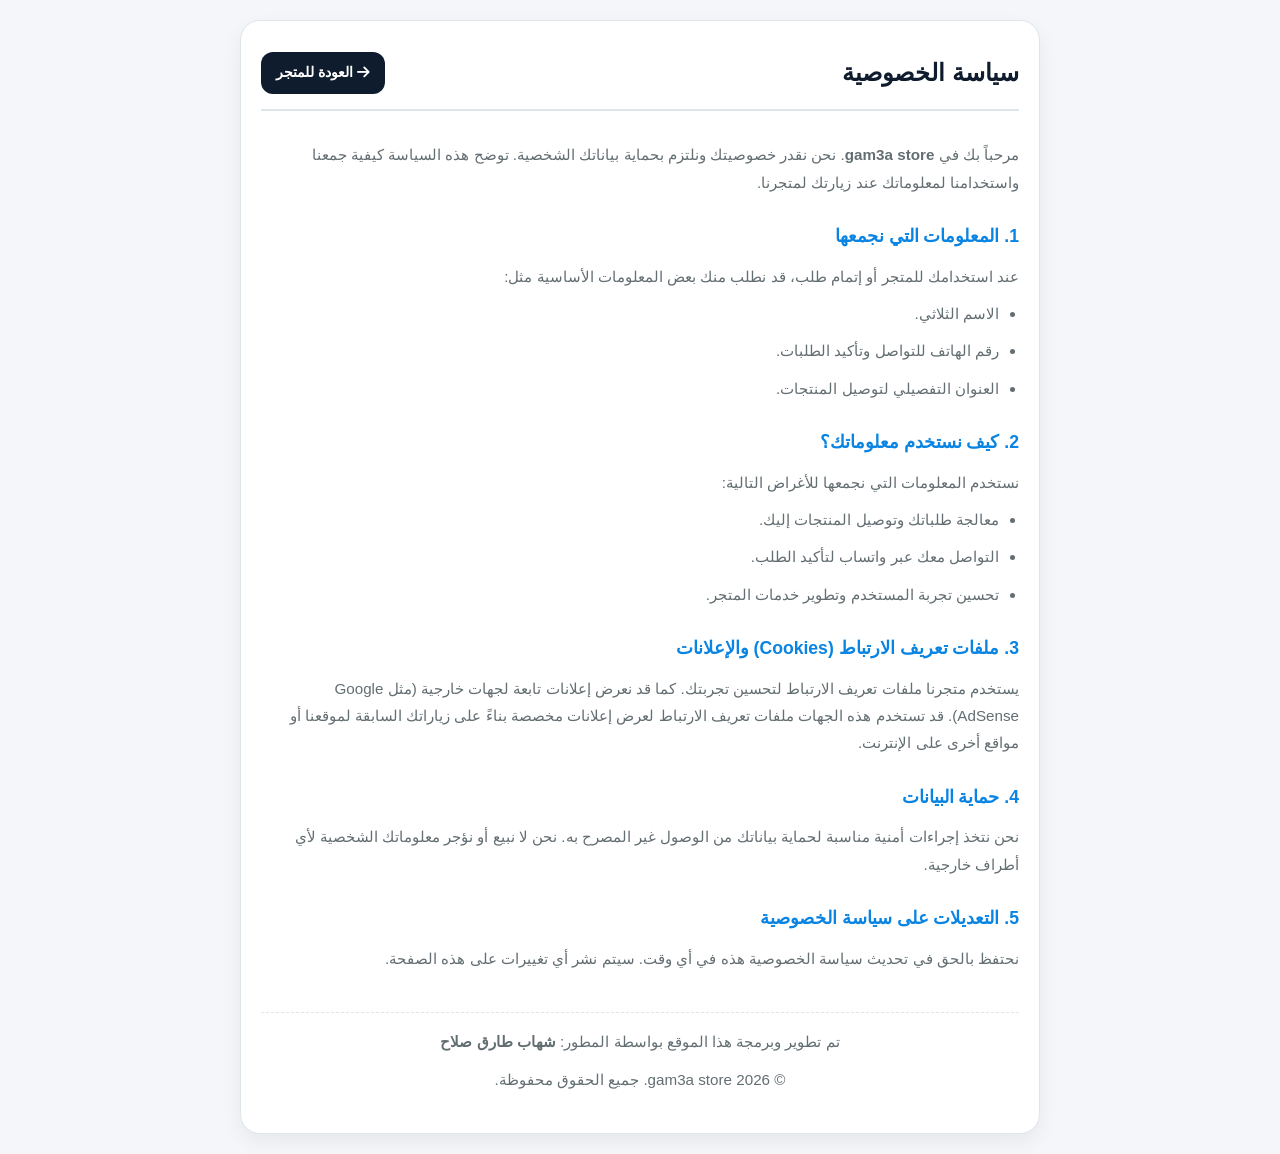
<file: privacy.html>
<!DOCTYPE html>
<html lang="ar" dir="rtl">
<head>
    <meta charset="UTF-8">
    <meta name="viewport" content="width=device-width, initial-scale=1.0">
    <title>سياسة الخصوصية | gam3a store</title>
    <link rel="stylesheet" href="https://cdnjs.cloudflare.com/ajax/libs/font-awesome/6.4.0/css/all.min.css">
    <style>
        :root { --bg-main: #f4f6f9; --bg-surface: #ffffff; --bg-dark-blue: #0f1c2e; --text-dark: #2d3436; --text-muted: #636e72; --border-light: #dfe6e9; --accent: #0984e3; --radius: 20px; --shadow: 0 8px 20px rgba(0,0,0,0.06); }
        * { box-sizing: border-box; margin: 0; padding: 0; font-family: 'Segoe UI', Tahoma, Geneva, Verdana, sans-serif; }
        body { background-color: var(--bg-main); color: var(--text-dark); line-height: 1.8; padding: 20px 15px; }
        .container { max-width: 800px; margin: 0 auto; background: var(--bg-surface); padding: 30px 20px; border-radius: var(--radius); box-shadow: var(--shadow); border: 1px solid var(--border-light); }
        .header-top { display: flex; justify-content: space-between; align-items: center; margin-bottom: 30px; border-bottom: 2px solid var(--border-light); padding-bottom: 15px; }
        .header-top h1 { color: var(--bg-dark-blue); font-size: 1.5rem; }
        .back-btn { text-decoration: none; background: var(--bg-dark-blue); color: #fff; padding: 8px 15px; border-radius: 12px; font-size: 0.9rem; font-weight: bold; transition: 0.3s; }
        .back-btn:hover { background: var(--accent); }
        h2 { color: var(--accent); font-size: 1.1rem; margin-top: 25px; margin-bottom: 10px; }
        p, li { font-size: 0.95rem; color: var(--text-muted); margin-bottom: 10px; }
        ul { margin-right: 20px; }
        .footer-note { margin-top: 40px; text-align: center; font-size: 0.85rem; color: var(--text-muted); border-top: 1px dashed var(--border-light); padding-top: 15px; }
    </style>
</head>
<body>

    <div class="container">
        <div class="header-top">
            <h1>سياسة الخصوصية</h1>
            <a href="index.html" class="back-btn"><i class="fa-solid fa-arrow-right"></i> العودة للمتجر</a>
        </div>

        <p>مرحباً بك في <strong>gam3a store</strong>. نحن نقدر خصوصيتك ونلتزم بحماية بياناتك الشخصية. توضح هذه السياسة كيفية جمعنا واستخدامنا لمعلوماتك عند زيارتك لمتجرنا.</p>

        <h2>1. المعلومات التي نجمعها</h2>
        <p>عند استخدامك للمتجر أو إتمام طلب، قد نطلب منك بعض المعلومات الأساسية مثل:</p>
        <ul>
            <li>الاسم الثلاثي.</li>
            <li>رقم الهاتف للتواصل وتأكيد الطلبات.</li>
            <li>العنوان التفصيلي لتوصيل المنتجات.</li>
        </ul>

        <h2>2. كيف نستخدم معلوماتك؟</h2>
        <p>نستخدم المعلومات التي نجمعها للأغراض التالية:</p>
        <ul>
            <li>معالجة طلباتك وتوصيل المنتجات إليك.</li>
            <li>التواصل معك عبر واتساب لتأكيد الطلب.</li>
            <li>تحسين تجربة المستخدم وتطوير خدمات المتجر.</li>
        </ul>

        <h2>3. ملفات تعريف الارتباط (Cookies) والإعلانات</h2>
        <p>يستخدم متجرنا ملفات تعريف الارتباط لتحسين تجربتك. كما قد نعرض إعلانات تابعة لجهات خارجية (مثل Google AdSense). قد تستخدم هذه الجهات ملفات تعريف الارتباط لعرض إعلانات مخصصة بناءً على زياراتك السابقة لموقعنا أو مواقع أخرى على الإنترنت.</p>

        <h2>4. حماية البيانات</h2>
        <p>نحن نتخذ إجراءات أمنية مناسبة لحماية بياناتك من الوصول غير المصرح به. نحن لا نبيع أو نؤجر معلوماتك الشخصية لأي أطراف خارجية.</p>

        <h2>5. التعديلات على سياسة الخصوصية</h2>
        <p>نحتفظ بالحق في تحديث سياسة الخصوصية هذه في أي وقت. سيتم نشر أي تغييرات على هذه الصفحة.</p>

        <div class="footer-note">
            <p>تم تطوير وبرمجة هذا الموقع بواسطة المطور: <strong>شهاب طارق صلاح</strong></p>
            <p>&copy; 2026 gam3a store. جميع الحقوق محفوظة.</p>
        </div>
    </div>

</body>
</html>
</file>
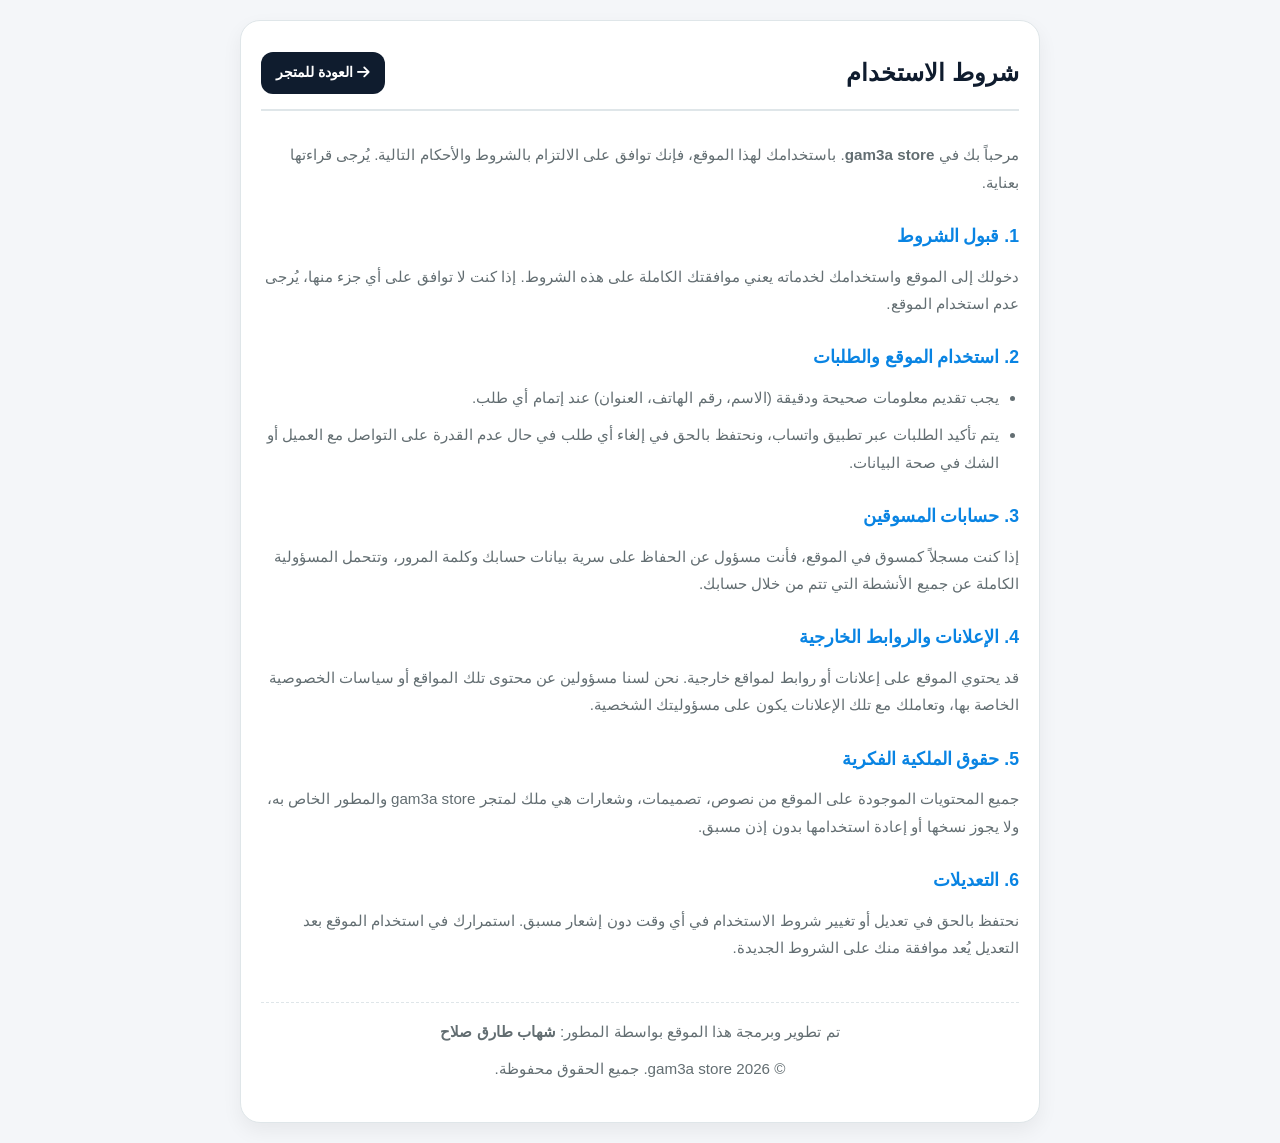
<file: terms.html>
<!DOCTYPE html>
<html lang="ar" dir="rtl">
<head>
    <meta charset="UTF-8">
    <meta name="viewport" content="width=device-width, initial-scale=1.0">
    <title>شروط الاستخدام | gam3a store</title>
    <link rel="stylesheet" href="https://cdnjs.cloudflare.com/ajax/libs/font-awesome/6.4.0/css/all.min.css">
    <style>
        :root { --bg-main: #f4f6f9; --bg-surface: #ffffff; --bg-dark-blue: #0f1c2e; --text-dark: #2d3436; --text-muted: #636e72; --border-light: #dfe6e9; --accent: #0984e3; --radius: 20px; --shadow: 0 8px 20px rgba(0,0,0,0.06); }
        * { box-sizing: border-box; margin: 0; padding: 0; font-family: 'Segoe UI', Tahoma, Geneva, Verdana, sans-serif; }
        body { background-color: var(--bg-main); color: var(--text-dark); line-height: 1.8; padding: 20px 15px; }
        .container { max-width: 800px; margin: 0 auto; background: var(--bg-surface); padding: 30px 20px; border-radius: var(--radius); box-shadow: var(--shadow); border: 1px solid var(--border-light); }
        .header-top { display: flex; justify-content: space-between; align-items: center; margin-bottom: 30px; border-bottom: 2px solid var(--border-light); padding-bottom: 15px; }
        .header-top h1 { color: var(--bg-dark-blue); font-size: 1.5rem; }
        .back-btn { text-decoration: none; background: var(--bg-dark-blue); color: #fff; padding: 8px 15px; border-radius: 12px; font-size: 0.9rem; font-weight: bold; transition: 0.3s; }
        .back-btn:hover { background: var(--accent); }
        h2 { color: var(--accent); font-size: 1.1rem; margin-top: 25px; margin-bottom: 10px; }
        p, li { font-size: 0.95rem; color: var(--text-muted); margin-bottom: 10px; }
        ul { margin-right: 20px; }
        .footer-note { margin-top: 40px; text-align: center; font-size: 0.85rem; color: var(--text-muted); border-top: 1px dashed var(--border-light); padding-top: 15px; }
    </style>
</head>
<body>

    <div class="container">
        <div class="header-top">
            <h1>شروط الاستخدام</h1>
            <a href="index.html" class="back-btn"><i class="fa-solid fa-arrow-right"></i> العودة للمتجر</a>
        </div>

        <p>مرحباً بك في <strong>gam3a store</strong>. باستخدامك لهذا الموقع، فإنك توافق على الالتزام بالشروط والأحكام التالية. يُرجى قراءتها بعناية.</p>

        <h2>1. قبول الشروط</h2>
        <p>دخولك إلى الموقع واستخدامك لخدماته يعني موافقتك الكاملة على هذه الشروط. إذا كنت لا توافق على أي جزء منها، يُرجى عدم استخدام الموقع.</p>

        <h2>2. استخدام الموقع والطلبات</h2>
        <ul>
            <li>يجب تقديم معلومات صحيحة ودقيقة (الاسم، رقم الهاتف، العنوان) عند إتمام أي طلب.</li>
            <li>يتم تأكيد الطلبات عبر تطبيق واتساب، ونحتفظ بالحق في إلغاء أي طلب في حال عدم القدرة على التواصل مع العميل أو الشك في صحة البيانات.</li>
        </ul>

        <h2>3. حسابات المسوقين</h2>
        <p>إذا كنت مسجلاً كمسوق في الموقع، فأنت مسؤول عن الحفاظ على سرية بيانات حسابك وكلمة المرور، وتتحمل المسؤولية الكاملة عن جميع الأنشطة التي تتم من خلال حسابك.</p>

        <h2>4. الإعلانات والروابط الخارجية</h2>
        <p>قد يحتوي الموقع على إعلانات أو روابط لمواقع خارجية. نحن لسنا مسؤولين عن محتوى تلك المواقع أو سياسات الخصوصية الخاصة بها، وتعاملك مع تلك الإعلانات يكون على مسؤوليتك الشخصية.</p>

        <h2>5. حقوق الملكية الفكرية</h2>
        <p>جميع المحتويات الموجودة على الموقع من نصوص، تصميمات، وشعارات هي ملك لمتجر gam3a store والمطور الخاص به، ولا يجوز نسخها أو إعادة استخدامها بدون إذن مسبق.</p>

        <h2>6. التعديلات</h2>
        <p>نحتفظ بالحق في تعديل أو تغيير شروط الاستخدام في أي وقت دون إشعار مسبق. استمرارك في استخدام الموقع بعد التعديل يُعد موافقة منك على الشروط الجديدة.</p>

        <div class="footer-note">
            <p>تم تطوير وبرمجة هذا الموقع بواسطة المطور: <strong>شهاب طارق صلاح</strong></p>
            <p>&copy; 2026 gam3a store. جميع الحقوق محفوظة.</p>
        </div>
    </div>

</body>
</html>
</file>
